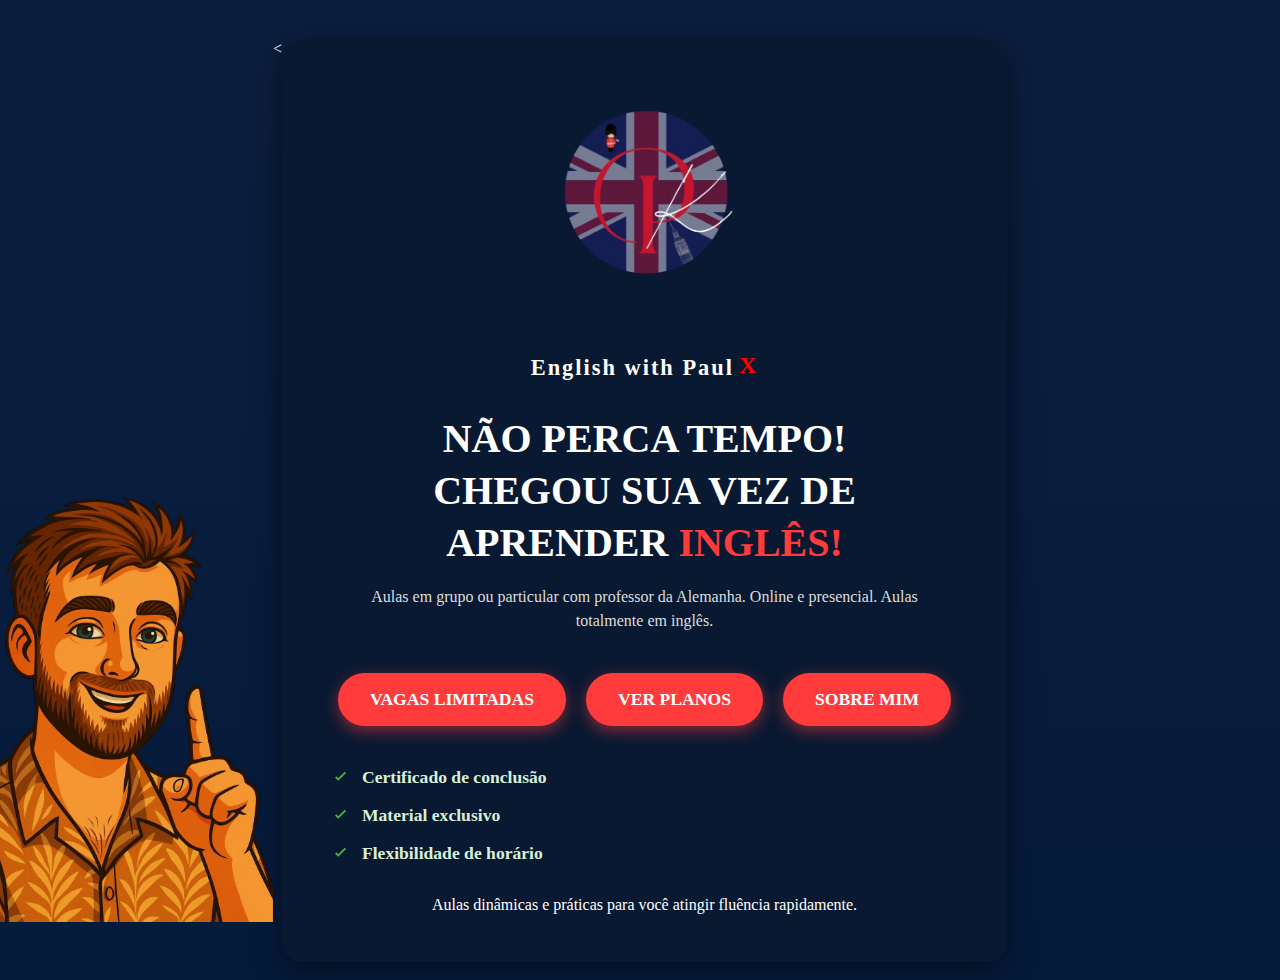
<file: index.html>
<<!DOCTYPE html>
<html lang="pt-br">
<head>
  <meta charset="UTF-8" />
  <meta name="viewport" content="width=device-width, initial-scale=1" />
  <title>English with PaulX</title>
  <link rel="stylesheet" href="style.css" />
</head>
<body>

  <!-- Personagem e logo lateral -->
  <div class="side-character">
    <img src="paul.png" alt="Personagem grande" class="character-large">
  </div>


  <div class="container">
    <!-- Logo topo -->
    <div class="logo-top">
      <img src="logo.png" alt="Logo English with PaulX">
    </div>
    <div class="logo">
      English with Paul<span class="x">X</span>
    </div>

    <h1>
      NÃO PERCA TEMPO!<br />
      CHEGOU SUA VEZ DE<br />
      APRENDER <span class="highlight">INGLÊS!</span>
    </h1>

    <p class="desc">
      Aulas em grupo ou particular com professor da Alemanha. Online e presencial. Aulas totalmente em inglês.
    </p>

    <div class="buttons">
      <a href="https://wa.me/5586998227941?text=Olá!%20Quero%20saber%20mais%20sobre%20as%20aulas%20de%20inglês." 
         target="_blank" class="btn-red">
         VAGAS LIMITADAS
      </a>

      <a href="planos.html" class="btn-red">VER PLANOS</a>
      <a href="sobre.html" class="btn-red">SOBRE MIM</a>
    </div>

    <ul class="benefits">
      <li>
        <svg viewBox="0 0 24 24"><path d="M9 16.2l-3.5-3.5 1.41-1.41L9 13.38l7.09-7.09 1.41 1.41z"/></svg>
        Certificado de conclusão
      </li>
      <li>
        <svg viewBox="0 0 24 24"><path d="M9 16.2l-3.5-3.5 1.41-1.41L9 13.38l7.09-7.09 1.41 1.41z"/></svg>
        Material exclusivo
      </li>
      <li>
        <svg viewBox="0 0 24 24"><path d="M9 16.2l-3.5-3.5 1.41-1.41L9 13.38l7.09-7.09 1.41 1.41z"/></svg>
        Flexibilidade de horário
      </li>
    </ul>

    <p class="footer-text">
      Aulas dinâmicas e práticas para você atingir fluência rapidamente.
    </p>
  </div>

</body>
</html>
</file>
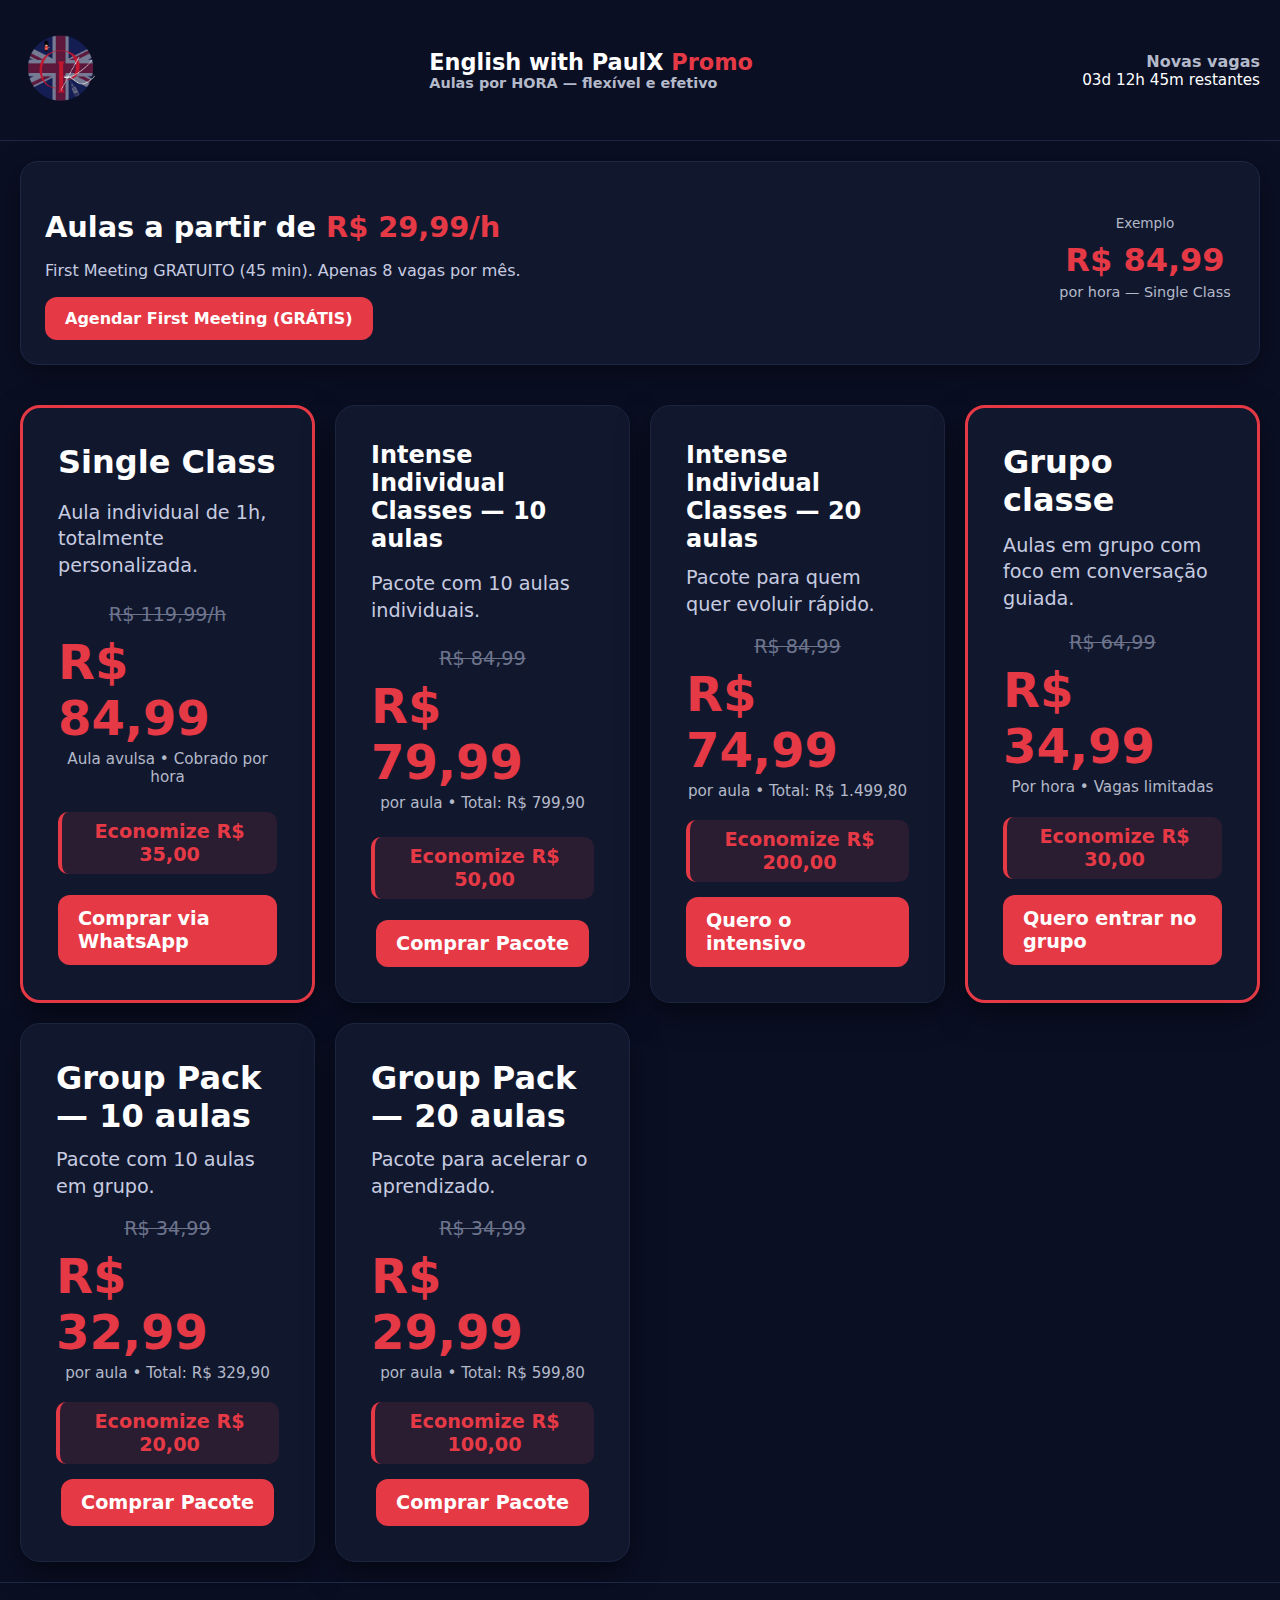
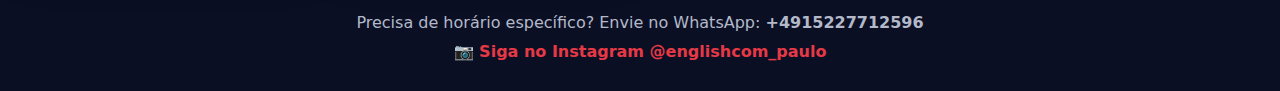
<file: planos.html>
<!doctype html>
<html lang="pt-br">
<head>
<meta charset="utf-8">
<meta name="viewport" content="width=device-width,initial-scale=1">
<title>Promoção por Hora — English with PaulX</title>
<style>
:root {
  --accent: #e63946;
  --dark: #0a0f24;
  --dark2: #11182e;
  --muted: #b4b9c9;
  --text-light: #ffffff;
  font-family: "Inter", system-ui;
}

body {
  margin: 0;
  background: var(--dark);
  color: var(--text-light);
  display: flex;
  flex-direction: column;
  min-height: 100vh;
}

/* HEADER */
header {
  display: flex;
  align-items: center;
  justify-content: space-between;
  padding: 20px;
  border-bottom: 1px solid #1e2744;
  flex-wrap: wrap;
}

header img { width: 80px; border-radius: 10px; }
header h1 { margin: 0; font-size: 1.4rem; }
header .subheader { color: var(--muted); font-weight: 600; font-size: 0.9rem; }

/* HERO */
.hero {
  background: var(--dark2);
  border-radius: 18px;
  padding: 24px;
  margin: 20px;
  border: 1px solid #1e2744;
  display: flex;
  flex-wrap: wrap;
  justify-content: space-between;
  align-items: center;
  gap: 20px;
  box-shadow: 0 8px 30px rgba(0,0,0,0.45);
}

.hero-text {
  flex: 1 1 300px;
}

.hero-text h2 {
  font-size: 1.8rem;
  font-weight: 900;
  color: white;
  margin-bottom: 10px;
}

.hero-text p {
  color: #c7cbe0;
  margin-bottom: 15px;
  line-height: 1.4;
}

.btn-primary {
  background: var(--accent);
  color: #fff;
  padding: 12px 20px;
  border-radius: 12px;
  font-weight: 700;
  text-decoration: none;
  display: inline-block;
  transition: 0.2s;
}
.btn-primary:hover {
  background: #ff4c5b;
  transform: scale(1.05);
}

/* PREÇO EXEMPLO */
.hero-price {
  flex: 0 0 auto;
  display: flex;
  justify-content: center;
  align-items: center;
  min-width: 180px;
}

.price-wrapper {
  display: flex;
  flex-direction: column;
  align-items: center;
}

.example-label {
  font-size: 0.85rem;
  color: var(--muted);
  margin-bottom: 5px;
}

.example-price {
  font-size: 2rem;
  font-weight: 900;
  color: var(--accent);
  margin: 5px 0;
}

.example-hour {
  font-size: 0.9rem;
  color: var(--muted);
  text-align: center;
}

/* PLANOS */
.plans {
  display: grid;
  grid-template-columns: repeat(auto-fit, minmax(280px, 1fr));
  gap: 20px;
  padding: 20px;
  flex: 1;
}

.plan-main, .plan-secondary {
  background: var(--dark2);
  border-radius: 20px;
  padding: 35px;
  font-size: 1.2rem;
  box-shadow: 0 12px 30px rgba(0,0,0,0.5);
  display: flex;
  flex-direction: column;
  justify-content: space-between;
  transition: transform 0.2s, box-shadow 0.2s;
}

.plan-main { border: 3px solid var(--accent); }
.plan-secondary { border: 1px solid #1c2540; }

.plan-main:hover, .plan-secondary:hover {
  transform: translateY(-10px);
  box-shadow: 0 18px 40px rgba(230,57,70,0.6);
}

.plan-title { font-size: 2rem; font-weight: 900; margin-bottom: 12px; }
.plan-title.long { font-size: 1.5rem; }

.price-wrapper {
  display: flex;
  flex-direction: column;
  align-items: center;
  margin-bottom: 12px;
}

.plan-price { font-size: 3rem; font-weight: 900; color: var(--accent); margin: 4px 0; }
.strike { font-size: 1.2rem; color: #6d748c; text-decoration: line-through; margin: 4px 0; }

.plan-desc { color: #c7cbe0; margin-bottom: 12px; line-height: 1.4; }
.plan-hour { font-size: 0.95rem; color: var(--muted); text-align: center; }

.savings {
  background: rgba(230, 57, 70, 0.12);
  border-left: 4px solid var(--accent);
  padding: 8px 12px;
  border-radius: 10px;
  color: var(--accent);
  font-weight: 700;
  margin-top: 8px;
  text-align: center;
}

.plan-cta { margin-top: 15px; display: flex; justify-content: center; }

/* FOOTER */
footer {
  margin-top: auto;
  padding: 30px 20px;
  text-align: center;
  color: var(--muted);
  border-top: 1px solid #1e2744;
}
.footer-instagram { display: inline-flex; align-items: center; gap: 8px; color: var(--accent); font-weight: 700; text-decoration: none; margin-top: 10px; }

/* RESPONSIVO */
@media(max-width:1024px) {
  .hero-text h2 { font-size: 1.6rem; }
  .example-price { font-size: 1.8rem; }
}

@media(max-width:768px) {
  .hero {
    flex-direction: column;
    align-items: center;
    text-align: center;
  }
  .hero-text h2 { font-size: 1.4rem; }
  .hero-text p { font-size: 0.95rem; }
  .example-price { font-size: 1.6rem; }
  .hero-price { margin-top: 15px; }
}

@media(max-width:480px) {
  .hero-text h2 { font-size: 1.2rem; }
  .hero-text p { font-size: 0.85rem; }
  .example-price { font-size: 1.4rem; }
}
</style>
</head>
<body>

<header>
  <img src="logo.png" alt="English with PaulX">
  <div>
    <h1>English with PaulX <span style="color: var(--accent)">Promo</span></h1>
    <div class="subheader">Aulas por HORA — flexível e efetivo</div>
  </div>
  <div style="text-align:right;">
    <div style="font-weight:800;color:var(--muted)">Novas vagas</div>
    <div id="countdown" style="font-size:0.95rem">03d 12h 45m restantes</div>
  </div>
</header>

<!-- HERO -->
<section class="hero">
  <div class="hero-text">
    <h2>Aulas a partir de <span style="color: var(--accent)">R$ 29,99/h</span></h2>
    <p>First Meeting GRATUITO (45 min). Apenas 8 vagas por mês.</p>
    <a class="btn-primary" href="https://wa.me/+4915227712596?text=Ol%C3%A1%2C+quero+agendar+uma+aula" target="_blank">Agendar First Meeting (GRÁTIS)</a>
  </div>
  <div class="hero-price">
    <div class="price-wrapper">
      <div class="example-label">Exemplo</div>
      <div class="example-price">R$ 84,99</div>
      <div class="example-hour">por hora — Single Class</div>
    </div>
  </div>
</section>

<main class="plans">
  <!-- PLANOS PRINCIPAIS -->
  <div class="plan plan-main">
    <div class="plan-title">Single Class</div>
    <div class="plan-desc">Aula individual de 1h, totalmente personalizada.</div>
    <div class="price-wrapper">
      <div class="strike">R$ 119,99/h</div>
      <div class="plan-price">R$ 84,99</div>
      <div class="plan-hour">Aula avulsa • Cobrado por hora</div>
    </div>
    <div class="savings">Economize R$ 35,00</div>
    <div class="plan-cta">
      <a class="btn-primary" href="https://wa.me/+4915227712596?text=Ol%C3%A1%2C+quero+agendar+uma+aula" target="_blank">Comprar via WhatsApp</a>
    </div>
  </div>

  <div class="plan plan-secondary">
    <div class="plan-title long">Intense Individual Classes — 10 aulas</div>
    <div class="plan-desc">Pacote com 10 aulas individuais.</div>
    <div class="price-wrapper">
      <div class="strike">R$ 84,99</div>
      <div class="plan-price">R$ 79,99</div>
      <div class="plan-hour">por aula • Total: R$ 799,90</div>
    </div>
    <div class="savings">Economize R$ 50,00</div>
    <div class="plan-cta">
<a class="btn-primary" href="https://wa.me/+4915227712596?text=Ol%C3%A1%2C+quero+comprar+pacote" target="_blank">Comprar Pacote</a>   
 </div>
  </div>

  <div class="plan plan-secondary">
    <div class="plan-title long">Intense Individual Classes — 20 aulas</div>
    <div class="plan-desc">Pacote para quem quer evoluir rápido.</div>
    <div class="price-wrapper">
      <div class="strike">R$ 84,99</div>
      <div class="plan-price">R$ 74,99</div>
      <div class="plan-hour">por aula • Total: R$ 1.499,80</div>
    </div>
    <div class="savings">Economize R$ 200,00</div>
    <div class="plan-cta">
     <a class="btn-primary" href="https://wa.me/+4915227712596?text=Ol%C3%A1%2C+quero+o+intensivo" target="_blank">Quero o intensivo</a>   
    </div>
  </div>

  <div class="plan plan-main">
    <div class="plan-title">Grupo classe</div>
    <div class="plan-desc">Aulas em grupo com foco em conversação guiada.</div>
    <div class="price-wrapper">
      <div class="strike">R$ 64,99</div>
      <div class="plan-price">R$ 34,99</div>
      <div class="plan-hour">Por hora • Vagas limitadas</div>
    </div>
    <div class="savings">Economize R$ 30,00</div>
    <div class="plan-cta">
     <a class="btn-primary" href="https://wa.me/+4915227712596?text=Ol%C3%A1%2C+quero+entrar+no+grupo+de+ingles" target="_blank">Quero entrar no grupo</a>   
    </div>
  </div>

  <div class="plan plan-secondary">
    <div class="plan-title">Group Pack — 10 aulas</div>
    <div class="plan-desc">Pacote com 10 aulas em grupo.</div>
    <div class="price-wrapper">
      <div class="strike">R$ 34,99</div>
      <div class="plan-price">R$ 32,99</div>
      <div class="plan-hour">por aula • Total: R$ 329,90</div>
    </div>
    <div class="savings">Economize R$ 20,00</div>
    <div class="plan-cta">
     <a class="btn-primary" href="https://wa.me/+4915227712596?text=Ol%C3%A1%2C+quero+comprar+pacote" target="_blank">Comprar Pacote</a>   
    </div>
  </div>

  <div class="plan plan-secondary">
    <div class="plan-title">Group Pack — 20 aulas</div>
    <div class="plan-desc">Pacote para acelerar o aprendizado.</div>
    <div class="price-wrapper">
      <div class="strike">R$ 34,99</div>
      <div class="plan-price">R$ 29,99</div>
      <div class="plan-hour">por aula • Total: R$ 599,80</div>


    </div>
    <div class="savings">Economize R$ 100,00</div>
    <div class="plan-cta">
        <a class="btn-primary" href="https://wa.me/+4915227712596?text=Ol%C3%A1%2C+quero+agendar+uma+aula" target="_blank">Comprar Pacote</a>   
 

    </div>
  </div>
</main>

<footer>
  <div>Precisa de horário específico? Envie no WhatsApp: <strong>+4915227712596</strong></div>
  <a href="https://instagram.com/englishcom_paulo" target="_blank" class="footer-instagram">📷 Siga no Instagram @englishcom_paulo</a>
</footer>

</body>
</html>
</file>
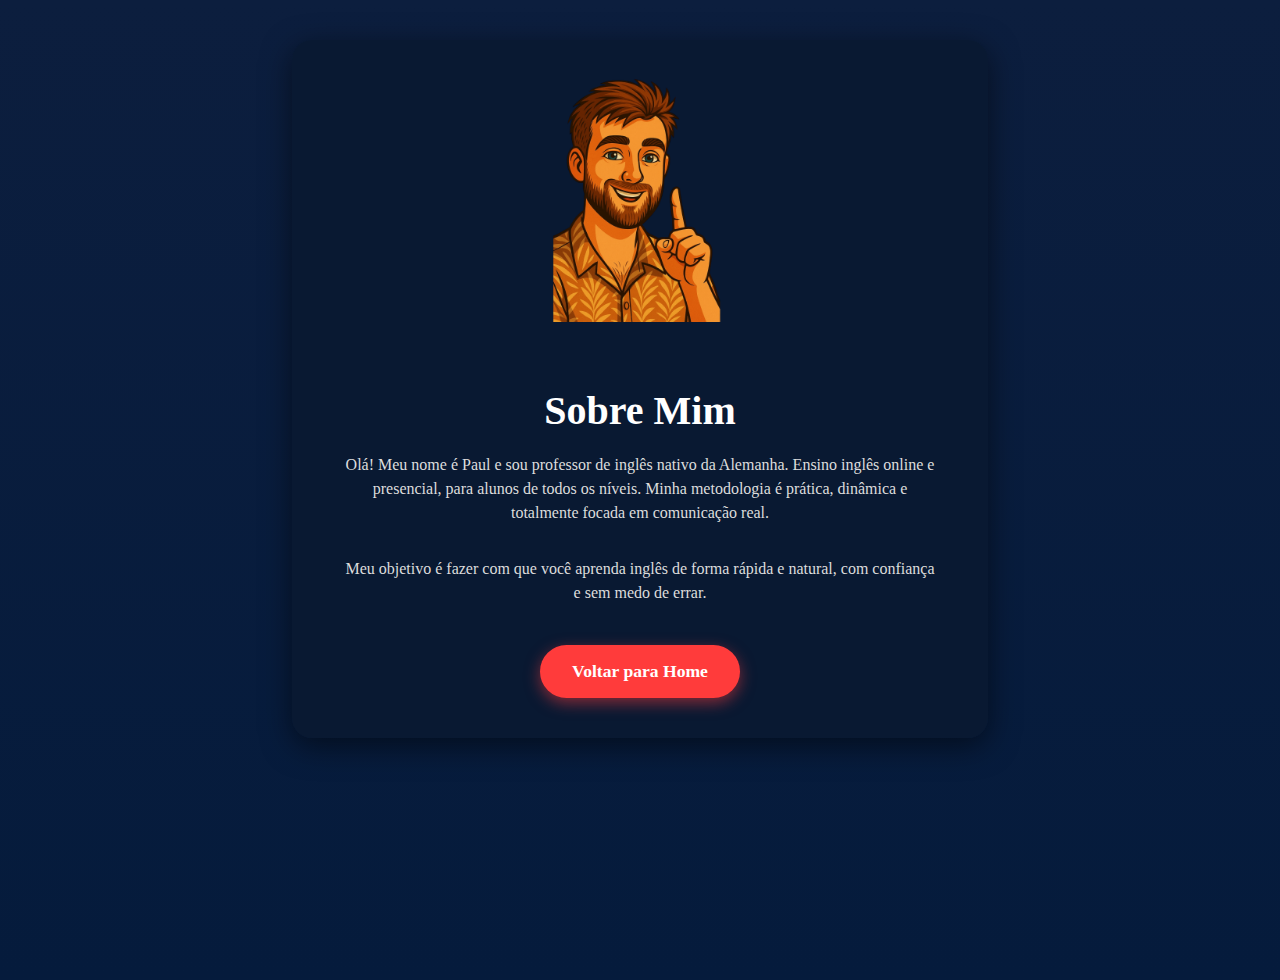
<file: sobre.html>
<!DOCTYPE html>
<html lang="pt-br">
<head>
  <meta charset="UTF-8" />
  <meta name="viewport" content="width=device-width, initial-scale=1" />
  <title>Sobre Mim - English with PaulX</title>
  <link rel="stylesheet" href="style.css" />
</head>
<body>
  <div class="container">
    <div class="logo-top">
      <img src="paul.png" alt="English with PaulX">
    </div>

    <h1>Sobre Mim</h1>

    <p class="desc">
      Olá! Meu nome é Paul e sou professor de inglês nativo da Alemanha. Ensino inglês online e presencial, para alunos de todos os níveis.  
      Minha metodologia é prática, dinâmica e totalmente focada em comunicação real.
    </p>

    <p class="desc">
      Meu objetivo é fazer com que você aprenda inglês de forma rápida e natural, com confiança e sem medo de errar.
    </p>

    <a href="index.html" class="btn-red">Voltar para Home</a>
  </div>
</body>
</html>
</file>
<file: style.css>
** {
  margin: 0;
  padding: 0;
  box-sizing: border-box;
  font-family: 'Poppins', sans-serif;
}

body {
  background: linear-gradient(to bottom, #0c1e3e, #051b3c);
  color: #fff;
  min-height: 100vh;
  display: flex;
  justify-content: center;
  align-items: flex-start;
  padding: 2rem;
  position: relative;
}

/* ================= Personagem lateral ================= */
.side-character {
  position: absolute;
  left: -50px;
   bottom: 50px;
    z-index: 10;
}

.character-large {
  max-width: 350px;
  width: 100%;
}

/* ================= Container ================= */
.container {
  max-width: 900px;
  background: rgba(10, 25, 50, 0.95);
  padding: 2rem 3rem;
  border-radius: 20px;
  box-shadow: 0 8px 30px rgba(0, 0, 0, 0.5);
  text-align: center;
  position: relative;
  z-index: 2;
}

/* ================= Logo ================= */
.logo-top img {
  max-width: 200px;
  margin-bottom: 2rem;
}

/* ================= Títulos ================= */
h1 {
  font-size: 2.5rem;
  font-weight: 900;
  line-height: 1.3;
  margin-bottom: 1rem;
}

.highlight {
  color: #ff3b3b;
  text-transform: uppercase;
}

/* ================= Descrição ================= */
.desc {
  font-size: 1rem;
  color: #ddd;
  margin-bottom: 2rem;
  max-width: 600px;
  margin-left: auto;
  margin-right: auto;
  line-height: 1.5;
}

/* ================= Botões ================= */
.btn-red {
  display: inline-block;
  background: #ff3b3b;
  color: #fff;
  font-weight: 700;
  font-size: 1.1rem;
  padding: 1rem 2rem;
  border-radius: 50px;
  text-decoration: none;
  box-shadow: 0 5px 15px rgba(255, 59, 59, 0.5);
  transition: all 0.3s ease;
  margin: 0.5rem;
}

.btn-red:hover {
  background: #ff5757;
  box-shadow: 0 8px 20px rgba(255, 59, 59, 0.7);
  transform: translateY(-2px);
}

/* ================= Benefícios ================= */
.benefits {
  list-style: none;
  margin: 2rem 0;
  padding: 0;
}

.benefits li {
  display: flex;
  align-items: center;
  font-size: 1.1rem;
  font-weight: 600;
  color: #d7f0d6;
  margin-bottom: 1rem;
  gap: 10px;
}

.benefits li svg {
  width: 22px;
  height: 22px;
  fill: #4caf50;
}

/* ================= Responsividade ================= */
@media (max-width: 768px) {
  h1 { font-size: 2rem; }
  .side-character {
    display: none;
  }
}
.logo .x {
  color: red;
  font-weight: 900;
  margin-left: 5px;
  position: relative;
  top: -2px;
  font-size: 1.5rem;
}
/* Logo */
.logo {
  text-align: center;
  font-weight: 700;
  font-size: 1.4rem;
  letter-spacing: 2px;
  color: white;
  margin-bottom: 2rem;
  position: relative;
</file>
